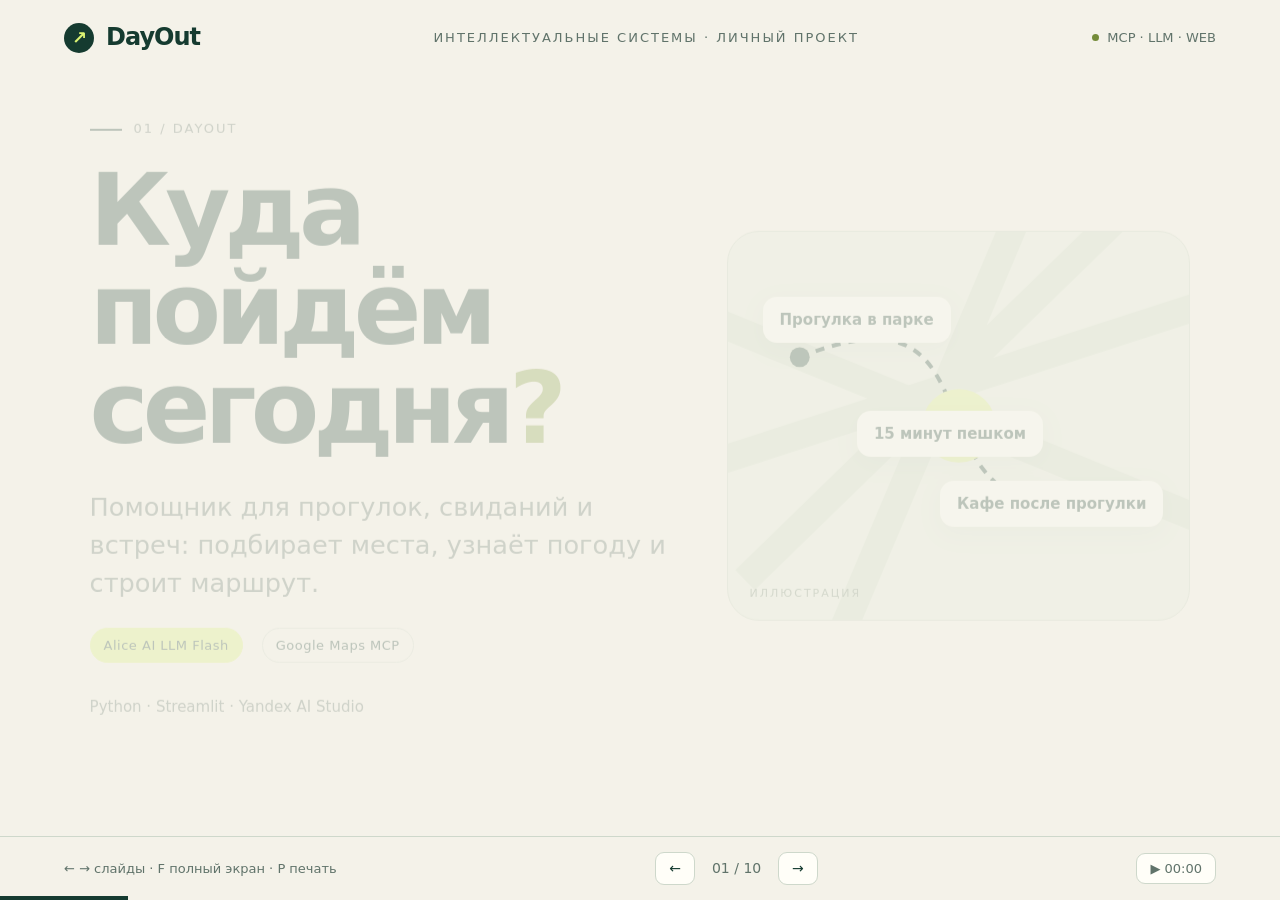
<file: index.html>
<!doctype html>
<html lang="ru">
<meta charset="utf-8">
<meta name="viewport" content="width=device-width,initial-scale=1">
<meta http-equiv="refresh" content="0;url=presentation.html">
<title>DayOut — презентация</title>
<p><a href="presentation.html">Открыть интерактивную презентацию DayOut</a></p>
</html>
</file>
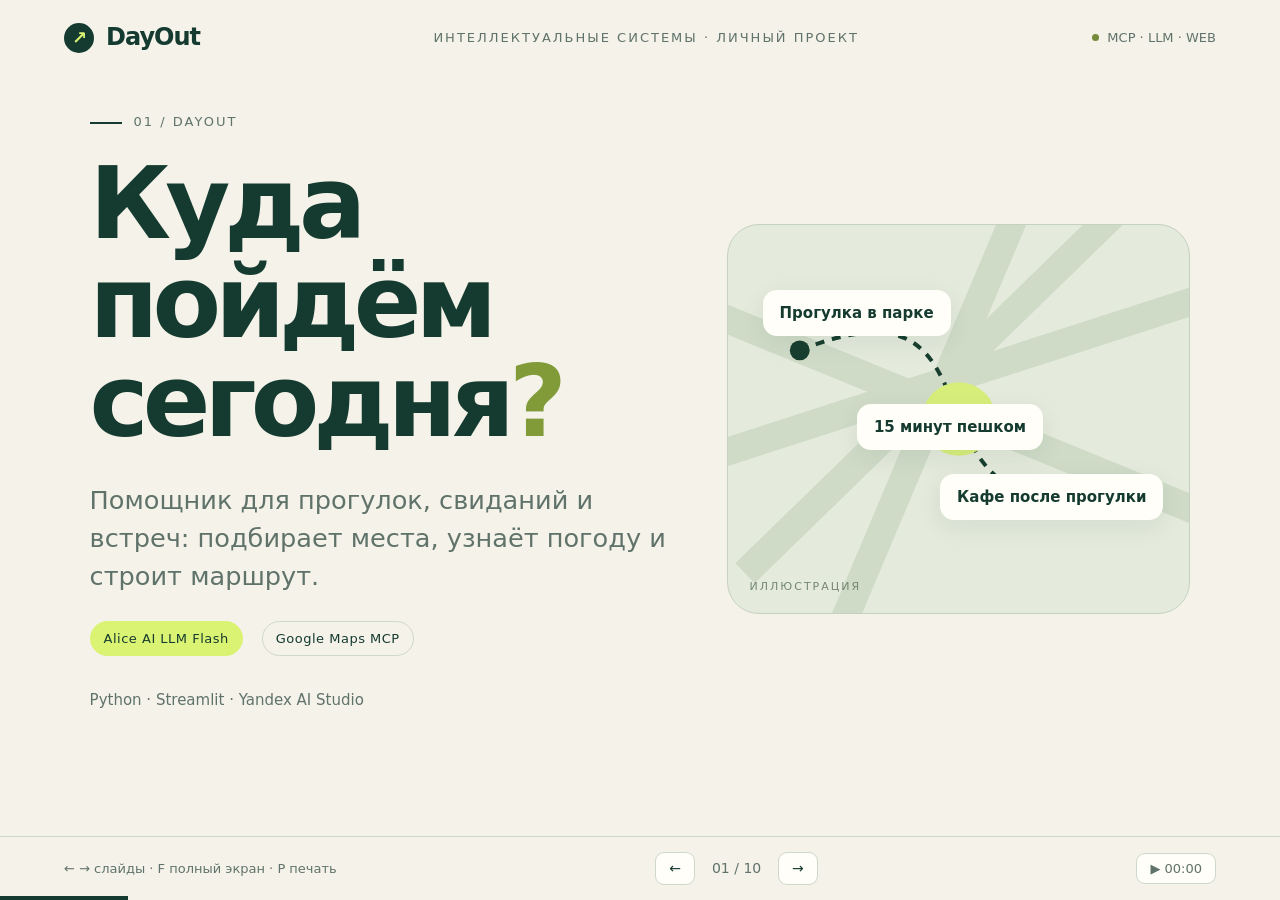
<file: presentation.html>
<!doctype html>
<html lang="ru">
<head>
<meta charset="utf-8"><meta name="viewport" content="width=device-width,initial-scale=1">
<title>DayOut · защита проекта</title>
<style>
:root{--bg:#f4f2e9;--ink:#153b30;--muted:#60736a;--line:#ced8cb;--accent:#dbf373;--paper:#fffef8;--orange:#e99861}*{box-sizing:border-box}body{margin:0;background:var(--bg);color:var(--ink);font:18px/1.48 system-ui,-apple-system,"Segoe UI",sans-serif}button,a,input{font:inherit}button,a{touch-action:manipulation}button{cursor:pointer}button:focus-visible,a:focus-visible,input:focus-visible{outline:3px solid #cf7448;outline-offset:5px}a{color:inherit}.shell{min-height:100svh;display:grid;grid-template-rows:76px 1fr 64px}.top,.bottom{display:flex;align-items:center;justify-content:space-between;padding:18px 5vw}.brand{font-size:24px;font-weight:850;letter-spacing:-1px;display:flex;gap:12px;align-items:center}.brand span{width:30px;height:30px;background:var(--ink);color:var(--accent);border-radius:50%;display:grid;place-items:center;font-size:18px}.top small{color:var(--muted);font-size:13px;text-transform:uppercase;letter-spacing:2px}.slide{display:none;max-width:1400px;width:100%;padding:4vh 7vw 3vh;margin:auto}.slide.active{display:block;animation:enter .28s ease}.eyebrow{font-size:13px;letter-spacing:2px;text-transform:uppercase;color:var(--muted);margin-bottom:24px}.eyebrow:before{content:"";display:inline-block;width:32px;height:2px;background:var(--ink);vertical-align:middle;margin-right:12px}h1,h2,h3,p{margin-top:0}h1{font-size:clamp(56px,7.8vw,112px);line-height:.99;letter-spacing:-6px;margin-bottom:30px;font-weight:780}h2{font-size:clamp(36px,4.5vw,65px);letter-spacing:-2.8px;line-height:1.08;margin-bottom:35px}h3{font-size:24px;letter-spacing:-.5px;margin-bottom:12px}.lead{font-size:clamp(20px,2vw,28px);max-width:750px;color:var(--muted)}.grid{display:grid;grid-template-columns:1fr 1fr;gap:34px;align-items:start}.hero{grid-template-columns:1.3fr 1fr;align-items:center}.card{background:var(--paper);border:1px solid var(--line);border-radius:22px;padding:28px}.dark{background:var(--ink);color:var(--paper);border:0}.dark p,.dark small{color:#b9cfc1}.tag{display:inline-block;font-size:13px;letter-spacing:.5px;padding:7px 13px;border:1px solid var(--line);border-radius:99px;margin:0 7px 8px 0}.tag.green{background:var(--accent);border-color:var(--accent);color:var(--ink)}ul{padding-left:22px}li{padding-left:4px;margin-bottom:12px}.row{display:flex;gap:12px;flex-wrap:wrap}.btn{display:inline-flex;align-items:center;justify-content:center;background:var(--ink);color:white;padding:12px 20px;border:0;border-radius:12px;text-decoration:none;font-weight:650}.btn.secondary{background:transparent;color:var(--ink);border:1px solid var(--line)}.bottom{border-top:1px solid var(--line);font-size:14px;gap:20px}.nav{display:flex;gap:9px;align-items:center}.nav button,.plain{border:1px solid var(--line);background:var(--paper);border-radius:9px;padding:5px 13px;color:var(--ink)}.counter{font-variant-numeric:tabular-nums;color:var(--muted);min-width:65px;text-align:center}.progress{position:fixed;bottom:0;left:0;height:4px;background:var(--ink);width:10%;transition:width .3s}.hint{color:var(--muted);font-size:13px}.map{height:390px;position:relative;overflow:hidden;background:#e4eadc;border-radius:32px;border:1px solid #c6d2c0}.map svg{width:100%;height:100%}.pin{position:absolute;background:var(--paper);box-shadow:0 7px 24px #153b3014;padding:12px 17px;border-radius:14px;font-size:15px;font-weight:650}.pin.one{top:65px;left:35px}.pin.two{bottom:93px;right:26px}.pin.three{top:46%;left:28%}.map .stamp{position:absolute;bottom:18px;left:22px;font-size:11px;text-transform:uppercase;letter-spacing:2px;color:#748774}.steps{display:grid;grid-template-columns:repeat(4,1fr);gap:16px}.step{border-top:2px solid var(--ink);padding:17px 0}.step b{font-size:37px;display:block;color:#8faaa0;margin-bottom:20px}.step p{font-size:16px;color:var(--muted)}.tools{display:flex;gap:8px;flex-wrap:wrap;margin:25px 0}.tools button{border:1px solid var(--line);background:var(--paper);border-radius:99px;padding:10px 14px;font-size:15px;color:var(--ink)}.tools button.selected{background:var(--ink);color:white}.tool-detail{min-height:135px}.metric-grid{display:grid;grid-template-columns:repeat(4,1fr);gap:16px;margin:28px 0}.metric strong{font-size:clamp(30px,4vw,52px);display:block;letter-spacing:-2px;line-height:1.1}.metric small{font-size:13px;color:var(--muted);display:block;margin-top:9px}.flow{display:flex;align-items:center;gap:11px;flex-wrap:wrap}.node{padding:20px;border:1px solid var(--line);border-radius:16px;background:var(--paper);font-size:17px}.node.primary{background:var(--ink);color:white}.arrow{color:var(--muted)}.chat{display:grid;gap:13px}.bubble{background:var(--paper);padding:19px 22px;border:1px solid var(--line);border-radius:16px;font-size:17px}.bubble.user{background:#e8eedb;margin-left:35px}.bubble small{display:block;text-transform:uppercase;letter-spacing:1px;font-size:11px;color:var(--muted);margin-bottom:7px}.code{font:14px/1.6 ui-monospace,SFMono-Regular,Consolas,monospace;background:#102e25;color:#d4e9c8;padding:20px;border-radius:15px;overflow:auto;white-space:pre-wrap}.note{font-size:14px;color:var(--muted);border-left:3px solid var(--orange);padding-left:15px;margin:20px 0}.bars{display:grid;gap:18px}.bar-row{display:grid;grid-template-columns:130px 1fr 52px;gap:12px;align-items:center;font-size:15px}.bar-track{height:16px;background:#e6ebdf;border-radius:10px;overflow:hidden}.bar-fill{height:100%;background:var(--ink);border-radius:10px}.bar-fill.warn{background:var(--orange)}.bar-fill.good{background:#7c9a4c}.small{font-size:15px;color:var(--muted)}.accordion details{border-top:1px solid var(--line);padding:17px 0}.accordion summary{cursor:pointer;font-weight:650}.accordion p{margin:14px 0 0;color:var(--muted);font-size:16px}.timer{font-variant-numeric:tabular-nums;color:var(--muted);font-size:13px}.cost-inputs{display:grid;grid-template-columns:1fr 1fr;gap:15px}.cost-inputs label{font-size:14px;color:var(--muted)}input{width:100%;margin-top:8px;padding:11px;background:var(--paper);border:1px solid var(--line);border-radius:9px;color:var(--ink)}.large-cost{font-size:48px;font-weight:750;letter-spacing:-2px;margin:20px 0 0}.demo-line{margin:0 0 12px;background:var(--paper);padding:15px 18px;border-radius:12px;border:1px solid var(--line);font-size:16px}.status{display:inline-flex;align-items:center;gap:8px;font-size:13px;color:var(--muted)}.status:before{content:"";width:7px;height:7px;border-radius:50%;background:#748b39}@keyframes enter{from{opacity:0;transform:translateY(9px)}to{opacity:1;transform:translateY(0)}}
@media(max-width:760px){.shell{grid-template-rows:65px 1fr auto}.top,.bottom{padding:15px 6vw}.top small{display:none}.slide{padding:25px 6vw 35px}h1{letter-spacing:-3px;font-size:58px}h2{font-size:39px;letter-spacing:-2px}.grid,.hero{grid-template-columns:1fr}.map{height:260px}.pin{font-size:12px;padding:9px 12px}.pin.one{top:24px;left:15px}.pin.two{bottom:40px;right:12px}.pin.three{top:44%;left:20%}.steps,.metric-grid{grid-template-columns:1fr 1fr}.card{padding:21px}.bottom .hint{display:none}.timer{display:none}.bar-row{grid-template-columns:100px 1fr 45px}.flow{gap:8px}.node{padding:13px;font-size:14px}.cost-inputs{grid-template-columns:1fr}}
@media(prefers-reduced-motion:reduce){*{animation:none!important;transition:none!important}}
@page{size:A4 landscape;margin:8mm}@media print{body{background:white;font-size:13px}.shell{display:block}.top,.bottom,.progress,.tools,.print-hide{display:none!important}.slide,.slide.active{display:block!important;page-break-after:always;height:190mm;min-height:0;padding:12mm 8mm;animation:none;overflow:hidden}.slide:last-of-type{page-break-after:auto}h1{font-size:66px}h2{font-size:43px}.card{break-inside:avoid}.map{height:270px}.lead{font-size:20px}.metric strong{font-size:37px}.accordion details{padding:8px 0}.accordion summary{font-size:16px}.accordion p{font-size:13px;line-height:1.35;margin-top:6px}}
</style>
</head>
<body>
<div class="shell">
<header class="top"><div class="brand"><span>↗</span> DayOut</div><small>Интеллектуальные системы · личный проект</small><div class="status">MCP · LLM · WEB</div></header>
<main>
<section class="slide active" aria-label="DayOut — куда пойти в городе">
  <div class="grid hero">
    <div>
      <div class="eyebrow">01 / DayOut</div>
      <h1>Куда пойдём<br>сегодня<span style="color:#819b39">?</span></h1>
      <p class="lead">Помощник для прогулок, свиданий и встреч: подбирает места, узнаёт погоду и строит маршрут.</p>
      <div class="row"><span class="tag green">Alice AI LLM Flash</span><span class="tag">Google Maps MCP</span></div>
      <p class="small" style="margin-top:25px">Python · Streamlit · Yandex AI Studio</p>
    </div>
    <div class="map" aria-label="Иллюстрация маршрута">
      <svg viewBox="0 0 450 390" aria-hidden="true"><path d="M-20 90L470 290M10 350L390-20M-30 235L480 70M100 420L290-30" stroke="#cfdbc7" stroke-width="28" fill="none"/><path d="M65 126C280 40 160 290 350 275" stroke="#173e2e" stroke-width="4" fill="none" stroke-dasharray="9 8"/><circle cx="65" cy="126" r="10" fill="#173e2e"/><circle cx="350" cy="275" r="10" fill="#173e2e"/><circle cx="225" cy="195" r="37" fill="#d8ee7b"/></svg>
      <div class="pin one">Прогулка в парке</div><div class="pin three">15 минут пешком</div><div class="pin two">Кафе после прогулки</div><div class="stamp">Иллюстрация</div>
    </div>
  </div>
</section>

<section class="slide" aria-label="Пользователь и MVP">
  <div class="eyebrow">02 / задача</div>
  <h2>Спланировать вечер<br>в одном разговоре</h2>
  <div class="grid">
    <div class="card"><h3>Для кого</h3><p>Для тех, кто выбирает, куда пойти, и хочет сравнить несколько вариантов.</p><div class="chat"><div class="bubble user">Хочу тихое кафе на юге Москвы. Нас двое, бюджет 3000 ₽.</div><div class="bubble user">Лучше в Нагатино, грузинская кухня.</div></div></div>
    <div class="card dark"><h3>Что входит в MVP</h3><ul><li>Поиск мест по пожеланиям.</li><li>Уточнения без повторения всего запроса.</li><li>Погода и маршруты.</li><li>Ссылки на Google Maps.</li></ul><p class="small">Бронирование и покупка билетов — за рамками проекта.</p></div>
  </div>
</section>

<section class="slide" aria-label="Архитектура">
  <div class="eyebrow">03 / архитектура</div>
  <h2>Как связаны модель,<br>приложение и карты</h2>
  <div class="flow"><div class="node">Пользователь</div><span class="arrow">↔</span><div class="node">Streamlit / CLI</div><span class="arrow">↔</span><div class="node primary">Python-агент</div><span class="arrow">↔</span><div class="node">Alice AI LLM Flash</div></div>
  <div class="flow" style="margin-top:23px"><div class="node primary">Python-агент</div><span class="arrow">↔</span><div class="node">MCP Python SDK</div><span class="arrow">↔</span><div class="node">Google Maps MCP</div></div>
  <div class="grid" style="margin-top:35px"><div class="card"><h3>Модель и Python</h3><p class="small">Модель выбирает действие и пишет ответ. Python хранит историю, проверяет параметры и вызывает инструменты.</p></div><div class="card"><h3>Google Maps</h3><p class="small">Официальный MCP-сервер возвращает сведения о местах, прогноз погоды, маршруты и ссылки.</p></div></div>
</section>

<section class="slide" aria-label="Инструменты MCP">
  <div class="eyebrow">04 / MCP-интеграция</div>
  <h2>Пять инструментов Maps</h2>
  <div class="tools" role="group" aria-label="Выбрать инструмент"><button class="selected" data-tool="search_places">Поиск мест</button><button data-tool="lookup_weather">Погода</button><button data-tool="compute_routes">Маршрут</button><button data-tool="resolve_names">Название → ID</button><button data-tool="resolve_maps_urls">Ссылка → ID</button></div>
  <div class="card tool-detail"><h3 id="tool-name">search_places</h3><p id="tool-description">Ищет заведения, парки, музеи и сведения о выбранном месте.</p><code id="tool-input" class="small">textQuery, languageCode, pageSize</code></div>
  <p class="note">MCP задаёт общий способ описывать и вызывать инструменты. Приложение получает их схемы при подключении к серверу Google.</p>
</section>

<section class="slide" aria-label="Цикл работы агента">
  <div class="eyebrow">05 / диалог и инструменты</div>
  <h2>От запроса к ответу</h2>
  <div class="steps">
    <div class="step"><b>01</b><h3>Запрос</h3><p>Модель читает сообщение и историю разговора.</p></div>
    <div class="step"><b>02</b><h3>Действие</h3><p>Выбирает инструмент и передаёт аргументы.</p></div>
    <div class="step"><b>03</b><h3>Данные</h3><p>Python выполняет вызов MCP и возвращает результат модели.</p></div>
    <div class="step"><b>04</b><h3>Ответ</h3><p>Модель предлагает места или продолжает поиск.</p></div>
  </div>
  <div class="grid"><div class="card"><h3>Сначала</h3><p>«Два кафе в центре Москвы.<br>Нас двое, бюджет 3000 ₽».</p></div><div class="card dark"><h3>Затем: «Лучше в Нагатино»</h3><p>Меняется район поиска. Число участников, бюджет и остальные пожелания остаются в контексте.</p></div></div>
</section>

<section class="slide" aria-label="Методика оценки">
  <div class="eyebrow">06 / проверка качества</div>
  <h2>Как проверялся DayOut</h2>
  <div class="metric-grid"><div class="metric"><strong>30</strong><small>сценариев в основном наборе</small></div><div class="metric"><strong>37</strong><small>сообщений пользователя</small></div><div class="metric"><strong>5</strong><small>инструментов MCP</small></div><div class="metric"><strong>15</strong><small>сообщений в длинном диалоге</small></div></div>
  <div class="grid"><div class="card"><h3>Проверка программы</h3><p>Ответ получен? Нужный инструмент вызван? Дата прогноза верна? Условия сохранились после уточнения?</p></div><div class="card"><h3>Оценка содержания</h3><p>Места соответствуют запросу? Описания опираются на данные Maps? Есть ссылки на источники?</p></div></div>
  <p class="note">Содержание оценивалось отдельным запросом к той же модели по данным MCP. Это автоматическая оценка, без независимой экспертной разметки.</p>
</section>

<section class="slide" aria-label="Результаты оценки">
  <div class="eyebrow">07 / результаты Eval</div>
  <h2>20 из 30 сценариев<br>прошли все критерии</h2>
  <div class="metric-grid"><div class="metric"><strong id="m-attempts">—</strong><small>сценариев запущено</small></div><div class="metric"><strong id="m-complete">—</strong><small>завершились с ответом</small></div><div class="metric"><strong id="m-quality">—</strong><small>прошли все критерии</small></div><div class="metric"><strong id="m-latency">—</strong><small>медианное время ответа</small></div></div>
  <div class="grid"><div class="card"><div class="bars" id="result-bars"></div></div><div class="card dark"><h3 id="result-title">Основной набор</h3><p id="result-note"></p></div></div>
</section>

<section class="slide" aria-label="Ошибки и доработки">
  <div class="eyebrow">08 / разбор ошибок</div>
  <h2>Что пришлось доработать</h2>
  <div class="grid">
    <div class="card"><h3>Команда вместо поиска</h3><p class="small">Модель иногда печатала вызов функции обычным текстом. Приложение распознаёт такой ответ и запрашивает исправление.</p></div>
    <div class="card"><h3>Потеря пожеланий</h3><p class="small">При уточнениях могли теряться кухня или бюджет. Теперь вместе с историей сохраняются условия разговора.</p></div>
    <div class="card"><h3>Время пешком</h3><p class="small">Место рядом на карте могло оказаться далеко по маршруту. Указанный предел сравнивается со временем из compute_routes.</p></div>
    <div class="card"><h3>Цены в выдаче</h3><p class="small">В общем поиске цены бывают не указаны. Для выбранного заведения можно отдельно запросить диапазон расходов.</p></div>
  </div>
</section>

<section class="slide" aria-label="Запуск и стоимость">
  <div class="eyebrow">09 / запуск и хостинг</div>
  <h2>Сервис доступен в браузере</h2>
  <div class="grid"><div class="card"><h3>Локально или в облаке</h3><div class="code">pip install -r requirements.txt
streamlit run app.py</div><p class="small" style="margin-top:18px">Хостинг — Streamlit Community Cloud. Ключи API задаются через Secrets. Установка и настройки описаны в README.</p><a class="btn" href="https://dayout-ai-agent.streamlit.app/" target="_blank" rel="noopener">Открыть DayOut ↗</a></div>
  <div class="card"><h3>Сколько стоит диалог</h3><div class="cost-inputs"><label>Входные токены<input type="number" id="cost-in" min="0" step="1000" value="10000"></label><label>Выходные токены<input type="number" id="cost-out" min="0" step="100" value="1000"></label></div><div class="large-cost" id="cost-result">1,20 ₽</div><p class="small">Alice Flash: 0,10 ₽ за 1000 входных и 0,20 ₽ за 1000 выходных токенов.</p><p class="small" id="actual-cost">Без стоимости Maps и скидки за кэш. Тариф на 10.11.2026.</p></div></div>
</section>

<section class="slide" aria-label="Демонстрация приложения">
  <div class="eyebrow">10 / демонстрация</div>
  <h2>Попробуем в приложении</h2>
  <p class="demo-line">① Подбери два музея Москвы об истории города.</p>
  <p class="demo-line">② Выбери один из найденных и объясни почему.</p>
  <p class="demo-line">③ Какая завтра погода в Москве?</p>
  <div class="row" style="margin-top:28px"><a class="btn" href="https://dayout-ai-agent.streamlit.app/" target="_blank" rel="noopener">Открыть приложение ↗</a><a class="btn secondary" href="https://github.com/Batyaoftheyear/DayOut-AI-agent" target="_blank" rel="noopener">Код проекта ↗</a><a class="btn secondary" href="https://github.com/Batyaoftheyear/DayOut-AI-agent/blob/main/docs/evaluation.md" target="_blank" rel="noopener">Результаты проверки ↗</a></div>
  <p class="note">В деталях ответа — использованные инструменты, время и расход токенов.</p>
</section>
</main>
<footer class="bottom"><span class="hint">← → слайды · F полный экран · P печать</span><div class="nav"><button id="previous" aria-label="Предыдущий слайд">←</button><span class="counter" id="counter">01 / 10</span><button id="next" aria-label="Следующий слайд">→</button></div><button class="plain timer" id="timer" title="Начать или приостановить таймер">▶ 00:00</button></footer>
</div><div class="progress" id="progress"></div>
<script id="report-data" type="application/json">{"ready": true, "date": "02.11.2026", "summary": {"live_attempts": 30, "live_completed": 29, "live_infrastructure_failures": 1, "live_stopped": 0, "live_quality_evaluable": 29, "live_quality_pass": 20, "live_quality_fail": 9, "live_quality_pending": 0, "live_quality_pass_rate": 0.6896551724137931, "live_end_to_end_pass_rate": 0.6666666666666666, "usage": {"requests": 113, "prompt_tokens": 211472, "completion_tokens": 11162, "missing_usage": 1}, "review_usage": {"requests": 29, "prompt_tokens": 73086, "completion_tokens": 1385, "missing_usage": 0}, "total_usage": {"requests": 142, "prompt_tokens": 284558, "completion_tokens": 12547, "missing_usage": 1}, "estimated_rub": null, "live_median_seconds": 20.892, "live_p95_seconds": 42.555, "turn_attempts": 37, "turn_completed": 36, "turn_median_seconds": 16.872, "turn_p95_seconds": 30.089, "tool_calls": {"compute_routes": 5, "lookup_weather": 7, "resolve_maps_urls": 4, "resolve_names": 1, "search_places": 29}, "simulated_attempts": 0, "simulated_pass": 0}, "title": "Alice Flash · 2 ноября 2026", "note": "В 9 сценариях были ошибки качества, один прервался из-за внешнего сбоя.", "cost_note": "Без стоимости Maps и скидки за кэш. Тариф на 10.11.2026."}</script>
<script>
let printDetails=[];window.addEventListener('beforeprint',()=>{printDetails=[...document.querySelectorAll('details')].map(d=>[d,d.open]);printDetails.forEach(([d])=>d.open=true)});window.addEventListener('afterprint',()=>printDetails.forEach(([d,open])=>d.open=open));
const slides=[...document.querySelectorAll('.slide')];let current=0;
function show(index){current=Math.max(0,Math.min(slides.length-1,index));slides.forEach((s,i)=>{s.classList.toggle('active',i===current);s.setAttribute('aria-hidden',i!==current)});document.getElementById('counter').textContent=String(current+1).padStart(2,'0')+' / '+slides.length;document.getElementById('progress').style.width=(current+1)/slides.length*100+'%';history.replaceState(null,'','#'+(current+1));window.scrollTo(0,0)}
document.getElementById('next').onclick=()=>show(current+1);document.getElementById('previous').onclick=()=>show(current-1);
document.addEventListener('keydown',e=>{if(e.target.closest('input,textarea,button,summary,a,[contenteditable=true]'))return;if(['ArrowRight','PageDown',' '].includes(e.key)){e.preventDefault();show(current+1)}if(['ArrowLeft','PageUp'].includes(e.key)){e.preventDefault();show(current-1)}if(e.key==='Home')show(0);if(e.key==='End')show(slides.length-1);if(e.key.toLowerCase()==='p')window.print();if(e.key.toLowerCase()==='f'){if(document.fullscreenElement)document.exitFullscreen();else document.documentElement.requestFullscreen?.()}});
const tools={"search_places": ["Ищет заведения, парки, музеи и сведения о выбранном месте.", "textQuery, languageCode, pageSize"], "lookup_weather": ["Возвращает текущую погоду, дневной или почасовой прогноз.", "location; date {year, month, day}; hour"], "compute_routes": ["Рассчитывает расстояние и время в пути между двумя точками.", "origin, destination, travelMode"], "resolve_names": ["Находит Place ID по названию или адресу. ID связывает место с последующим расчётом маршрута.", "queries"], "resolve_maps_urls": ["Находит Place ID по ссылке Google Maps.", "urls"]};
document.querySelectorAll('[data-tool]').forEach(b=>b.onclick=()=>{document.querySelectorAll('[data-tool]').forEach(x=>x.classList.toggle('selected',x===b));const t=tools[b.dataset.tool];document.getElementById('tool-name').textContent=b.dataset.tool;document.getElementById('tool-description').textContent=t[0];document.getElementById('tool-input').textContent=t[1]});
function cost(){const a=Math.max(0,+document.getElementById('cost-in').value||0),b=Math.max(0,+document.getElementById('cost-out').value||0);document.getElementById('cost-result').textContent=((a*.1+b*.2)/1000).toLocaleString('ru-RU',{maximumFractionDigits:2,minimumFractionDigits:2})+' ₽'}document.getElementById('cost-in').oninput=cost;document.getElementById('cost-out').oninput=cost;cost();
let seconds=0,running=false;document.getElementById('timer').onclick=()=>running=!running;setInterval(()=>{if(running)seconds++;document.getElementById('timer').textContent=(running?'Ⅱ ':'▶ ')+String(Math.floor(seconds/60)).padStart(2,'0')+':'+String(seconds%60).padStart(2,'0')},1000);
const data=JSON.parse(document.getElementById('report-data').textContent);if(data.ready){const s=data.summary;document.getElementById('m-attempts').textContent=s.live_attempts;document.getElementById('m-complete').textContent=s.live_completed;document.getElementById('m-quality').textContent=s.live_quality_pass;document.getElementById('m-latency').textContent=(s.turn_median_seconds||0).toFixed(1)+' с';document.getElementById('result-title').textContent=data.title;document.getElementById('result-note').textContent=data.note;const rows=[['Успех',s.live_quality_pass,'good'],['Ошибка качества',s.live_quality_fail,'warn'],['Сбой API / сети',s.live_infrastructure_failures,'']];for(const [label,n,kind]of rows){const r=document.createElement('div');r.className='bar-row';const l=document.createElement('span');l.textContent=label;const track=document.createElement('div');track.className='bar-track';const fill=document.createElement('div');fill.className='bar-fill '+kind;fill.style.width=100*n/Math.max(1,s.live_attempts)+'%';track.append(fill);const v=document.createElement('b');v.textContent=n;r.append(l,track,v);document.getElementById('result-bars').append(r)}document.getElementById('actual-cost').textContent=data.cost_note}
show((+location.hash.slice(1)||1)-1);
</script>
</body></html>
</file>
